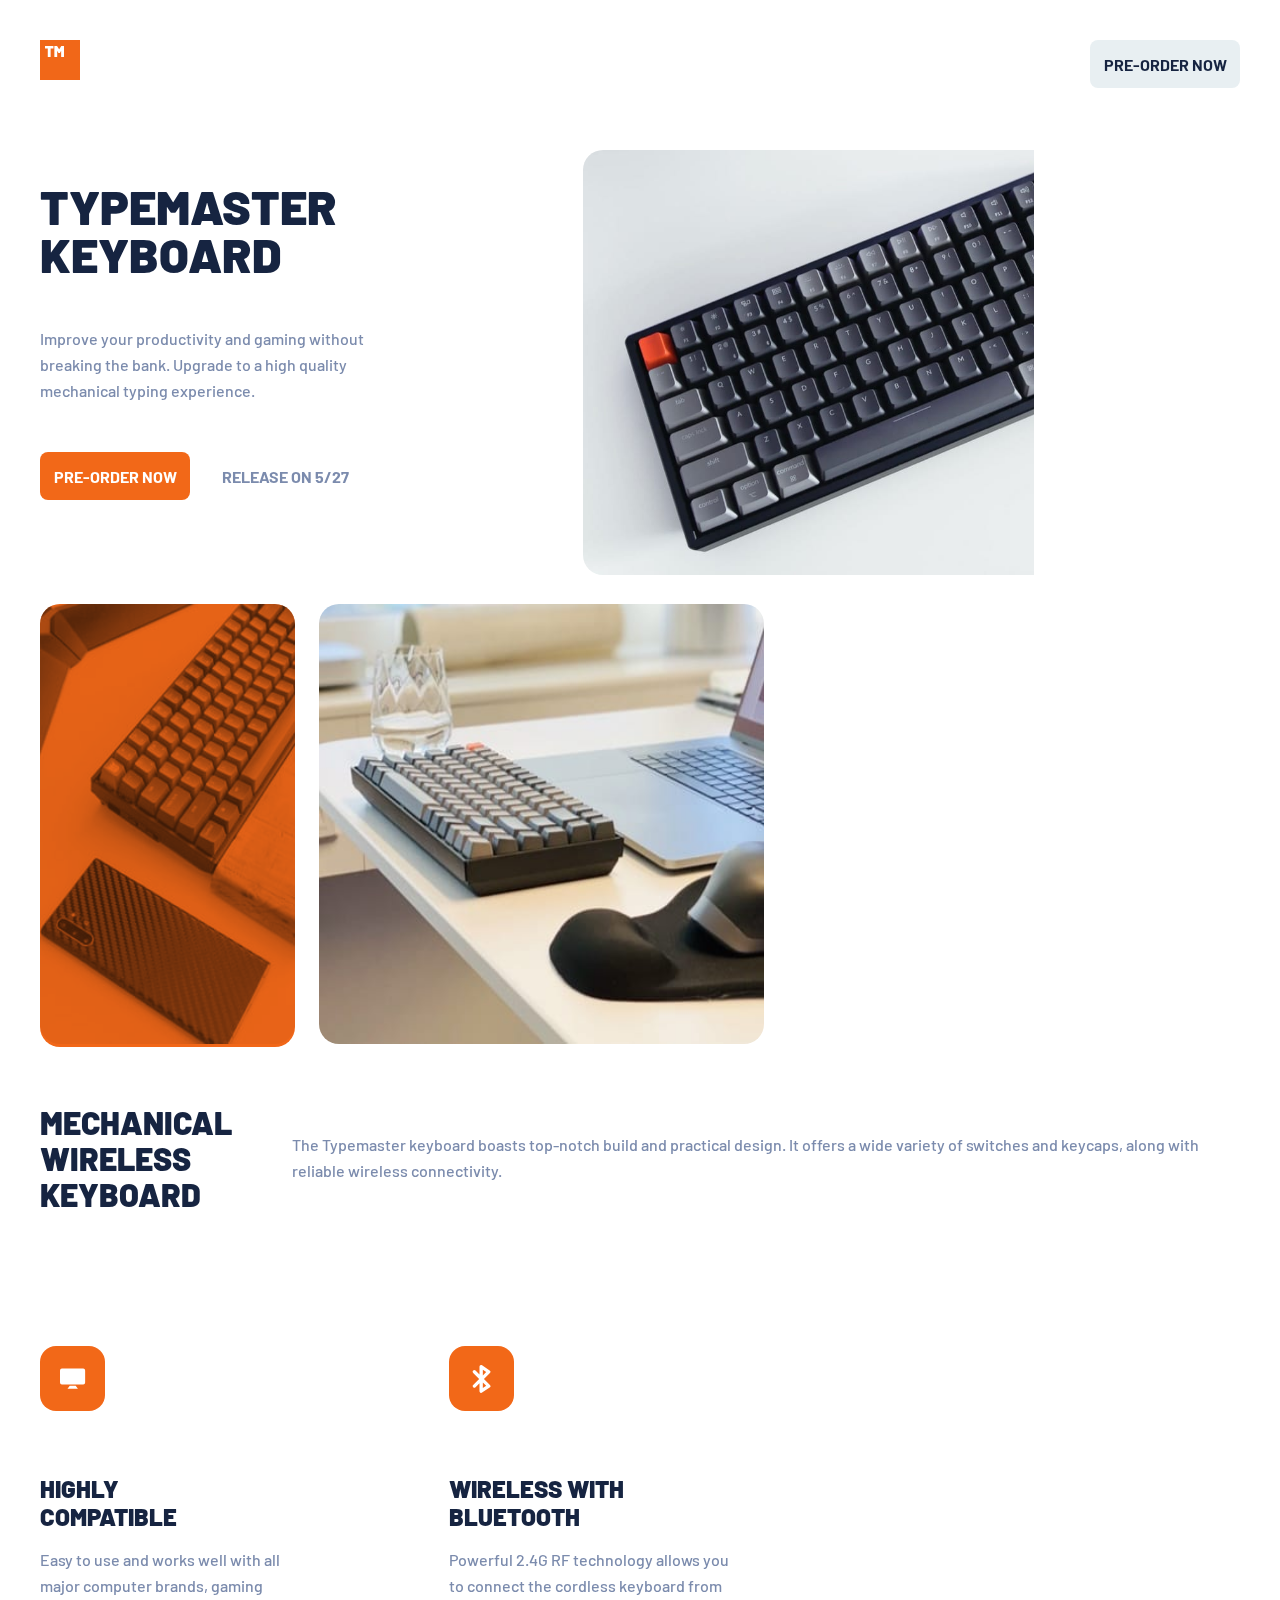
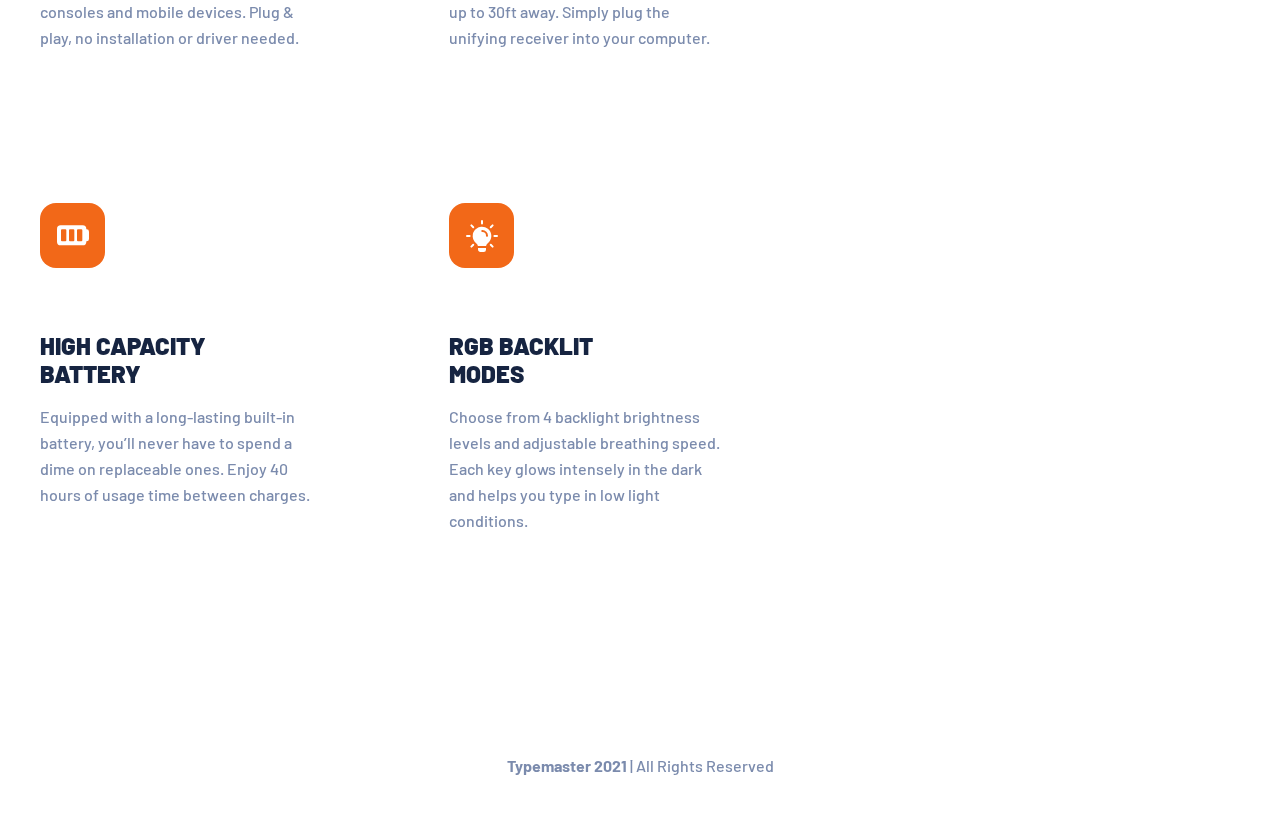
<file: index.html>
<!DOCTYPE html>
<html lang="en">
<head>
  <meta charset="UTF-8">
  <meta name="viewport" content="width=device-width, initial-scale=1.0">

  <link rel="icon" type="image/png" sizes="32x32" href="public/assets/favicon-32x32.png">
  <link rel="stylesheet" href="public/css/styles.css">
  <link rel="preconnect" href="https://fonts.googleapis.com">
  <link rel="preconnect" href="https://fonts.gstatic.com" crossorigin>
  <link href="https://fonts.googleapis.com/css2?family=Barlow:wght@500;700;900&display=swap" rel="stylesheet">

  <title>Frontend Mentor | Typemaster pre-launch landing page</title>
</head>
<body>
  <nav>
    <svg width="40" height="40" xmlns="http://www.w3.org/2000/svg"><g fill="none" fill-rule="evenodd"><path fill="#F16718" d="M0 0h40v40H0z"/><path d="M10.342 17c.182 0 .288-.11.288-.299v-8.03c0-.078.046-.125.122-.125h2.443c.182 0 .288-.11.288-.299V6.3c0-.189-.106-.299-.288-.299H5.288C5.106 6 5 6.11 5 6.299v1.948c0 .189.106.299.288.299h2.368c.076 0 .121.047.121.125v8.03c0 .189.106.299.288.299h2.277zm6.57 0c.183 0 .29-.11.29-.299v-5.547c0-.125.09-.141.151-.047l.94 1.619a.37.37 0 00.35.204h1.062a.37.37 0 00.35-.204l.94-1.619c.06-.094.152-.078.152.047v5.547c0 .189.106.299.288.299h2.277c.182 0 .288-.11.288-.299V6.3C24 6.11 23.894 6 23.712 6H21.45a.37.37 0 00-.349.204L19.265 9.3c-.045.094-.136.094-.182 0l-1.836-3.096a.37.37 0 00-.35-.204h-2.26c-.183 0-.289.11-.289.299V16.7c0 .189.106.299.289.299h2.276z" fill="#FFF" fill-rule="nonzero"/></g></svg>
    <div class="button button-2">PRE-ORDER NOW</div>
  </nav>

  <header>
    <div class="header-blurb">
      <h1>TYPEMASTER KEYBOARD</h1>
      <p>
        Improve your productivity and gaming without breaking the bank. Upgrade to a high quality
        mechanical typing experience.
      </p>
      <div class="cta">
        <div class="button button-1">PRE-ORDER NOW</div>
        RELEASE ON 5/27
      </div>
    </div>
    <div class="keyboard">
      <img id="main-keyboard" src="public\assets\mobile\image-keyboard.jpg" alt="Keyboard">
    </div>
  </header>

  <section class="about">
    <div class="img-wrapper">
      <div class="image-holder">
        <img id="phone-keyboard" src="public\assets\mobile\image-phone-and-keyboard.jpg" alt="Phone and Keyboard">
      </div>
      <img id="glass-keyboard" src="public\assets\mobile\image-glass-and-keyboard.jpg" alt="Keyboard and Glass">
    </div>
    <div class="about-blurb">
      <div class="about-h2">
        <h2>MECHANICAL WIRELESS KEYBOARD</h2>
      </div>
      <p>
        The Typemaster keyboard boasts top-notch build and practical design. It offers a wide variety
        of switches and keycaps, along with reliable wireless connectivity.
      </p>
    </div>
  </section>

  <section class="features">
    <div class="row">
      <div class="feature">
        <div class="icon">
          <svg width="26" height="21" xmlns="http://www.w3.org/2000/svg"><path d="M15.673 17.755l2.253 2.939H7.51l2.253-2.939h5.91zM23.183.45a1.96 1.96 0 011.96 1.96v12.08a1.96 1.96 0 01-1.96 1.96H1.96A1.96 1.96 0 010 14.489V2.41A1.96 1.96 0 011.96.448z" fill="#FFF" fill-rule="nonzero"/></svg>
        </div>
        <div class="feature-h3">
          <h3>HIGHLY COMPATIBLE</h3>
        </div>
        <p>
          Easy to use and works well with all major computer brands, gaming consoles and mobile devices.
          Plug & play, no installation or driver needed.
        </p>
      </div>
      <div class="feature">
        <div class="icon">
          <svg width="19" height="28" xmlns="http://www.w3.org/2000/svg"><path d="M11.947 13.93l5.974-5.999a1.653 1.653 0 00-.25-2.537L10.076.282a1.663 1.663 0 00-2.592 1.37v7.942L3.533 5.6a1.641 1.641 0 00-2.326-.01 1.652 1.652 0 00-.01 2.336l5.953 6.002-5.953 6.002a1.653 1.653 0 00.01 2.338 1.64 1.64 0 002.326-.01l3.95-3.994v7.941c0 .61.348 1.172.887 1.459a1.659 1.659 0 001.705-.09l7.596-5.11a1.655 1.655 0 00.25-2.538l-5.974-5.996zm-1.111-9.173l3.358 2.26-3.358 3.372V4.757zm0 18.348v-5.632l3.358 3.372-3.358 2.26z" fill="#FFF" fill-rule="nonzero"/></svg>
        </div>
        <div class="feature-h3">
          <h3>WIRELESS WITH BLUETOOTH</h3>
        </div>
        <p>
          Powerful 2.4G RF technology allows you to connect the cordless keyboard from up to 30ft away.
          Simply plug the unifying receiver into your computer.
        </p>
      </div>
    </div>
    <div class="row" id="row-special">
      <div class="feature">
        <div class="icon">
          <svg width="32" height="21" xmlns="http://www.w3.org/2000/svg"><path d="M29.655 4.333h-.322V4A3.67 3.67 0 0025.667.333h-22A3.67 3.67 0 000 4v12.667a3.67 3.67 0 003.667 3.666h22a3.67 3.67 0 003.666-3.666v-.334h.322A2.336 2.336 0 0031.988 14V6.667a2.336 2.336 0 00-2.333-2.334zm-20.322 11a1 1 0 01-1 1H5a1 1 0 01-1-1v-10a1 1 0 011-1h3.333a1 1 0 011 1v10zm8 0a1 1 0 01-1 1H13a1 1 0 01-1-1v-10a1 1 0 011-1h3.333a1 1 0 011 1v10zm8 0a1 1 0 01-1 1H21a1 1 0 01-1-1v-10a1 1 0 011-1h3.333a1 1 0 011 1v10z" fill="#FFF" fill-rule="nonzero"/></svg>
        </div>
        <div class="feature-h3">
          <h3>HIGH CAPACITY BATTERY</h3>
        </div>
        <p>
          Equipped with a long-lasting built-in battery, you’ll never have to spend a dime on replaceable ones.
          Enjoy 40 hours of usage time between charges.
        </p>
      </div>
      <div class="feature">
        <div class="icon">
          <svg width="32" height="32" xmlns="http://www.w3.org/2000/svg"><path d="M20 28v1.667A2.345 2.345 0 0117.667 32h-3.334C13.213 32 12 31.147 12 29.28V28h8zm5.47-3.947l1.845 1.846a1 1 0 11-1.415 1.414l-1.845-1.845a1 1 0 111.414-1.415zm-17.523 0a1 1 0 010 1.415L6.1 27.313a.997.997 0 01-1.414 0 1 1 0 010-1.414l1.845-1.846a1 1 0 011.415 0zM14 6.88c2.813-.6 5.693.093 7.88 1.867A9.297 9.297 0 0125.333 16c0 2.88-1.306 5.547-3.56 7.333-.92.72-1.52 1.654-1.706 2.667v.013C20.04 26 20.027 26 20 26h-8l-.047.002-.046.011V26c-.187-1.053-.734-1.96-1.52-2.547-2.907-2.2-4.267-5.8-3.52-9.426.733-3.534 3.6-6.414 7.133-7.147zM31 15a1 1 0 010 2h-2.61a1 1 0 010-2H31zM3.61 15a1 1 0 010 2H1a1 1 0 010-2h2.61zm12.723-5c-.546 0-1 .453-1 1 0 .547.454 1 1 1A3.665 3.665 0 0120 15.667c0 .546.453 1 1 1 .547 0 1-.454 1-1A5.679 5.679 0 0016.333 10zm10.982-5.315a1 1 0 010 1.415l-1.846 1.845a1.003 1.003 0 01-1.414 0 1 1 0 010-1.414L25.9 4.685a1 1 0 011.415 0zm-21.214 0l1.846 1.846a1 1 0 11-1.415 1.414L4.687 6.1A1 1 0 116.1 4.685zM16 0a1 1 0 011 1v2.61a1 1 0 01-2 0V1a1 1 0 011-1z" fill="#FFF" fill-rule="nonzero"/></svg>
        </div>
        <div class="feature-h3">
          <h3>RGB BACKLIT MODES</h3>
        </div>
        <p>
          Choose from 4 backlight brightness levels and adjustable breathing speed. Each key glows intensely in the dark and helps
          you type in low light conditions.
        </p>
      </div>
    </div>
  </section>

  <footer><span>Typemaster 2021</span> | All Rights Reserved</footer>
</body>
</html>
</file>
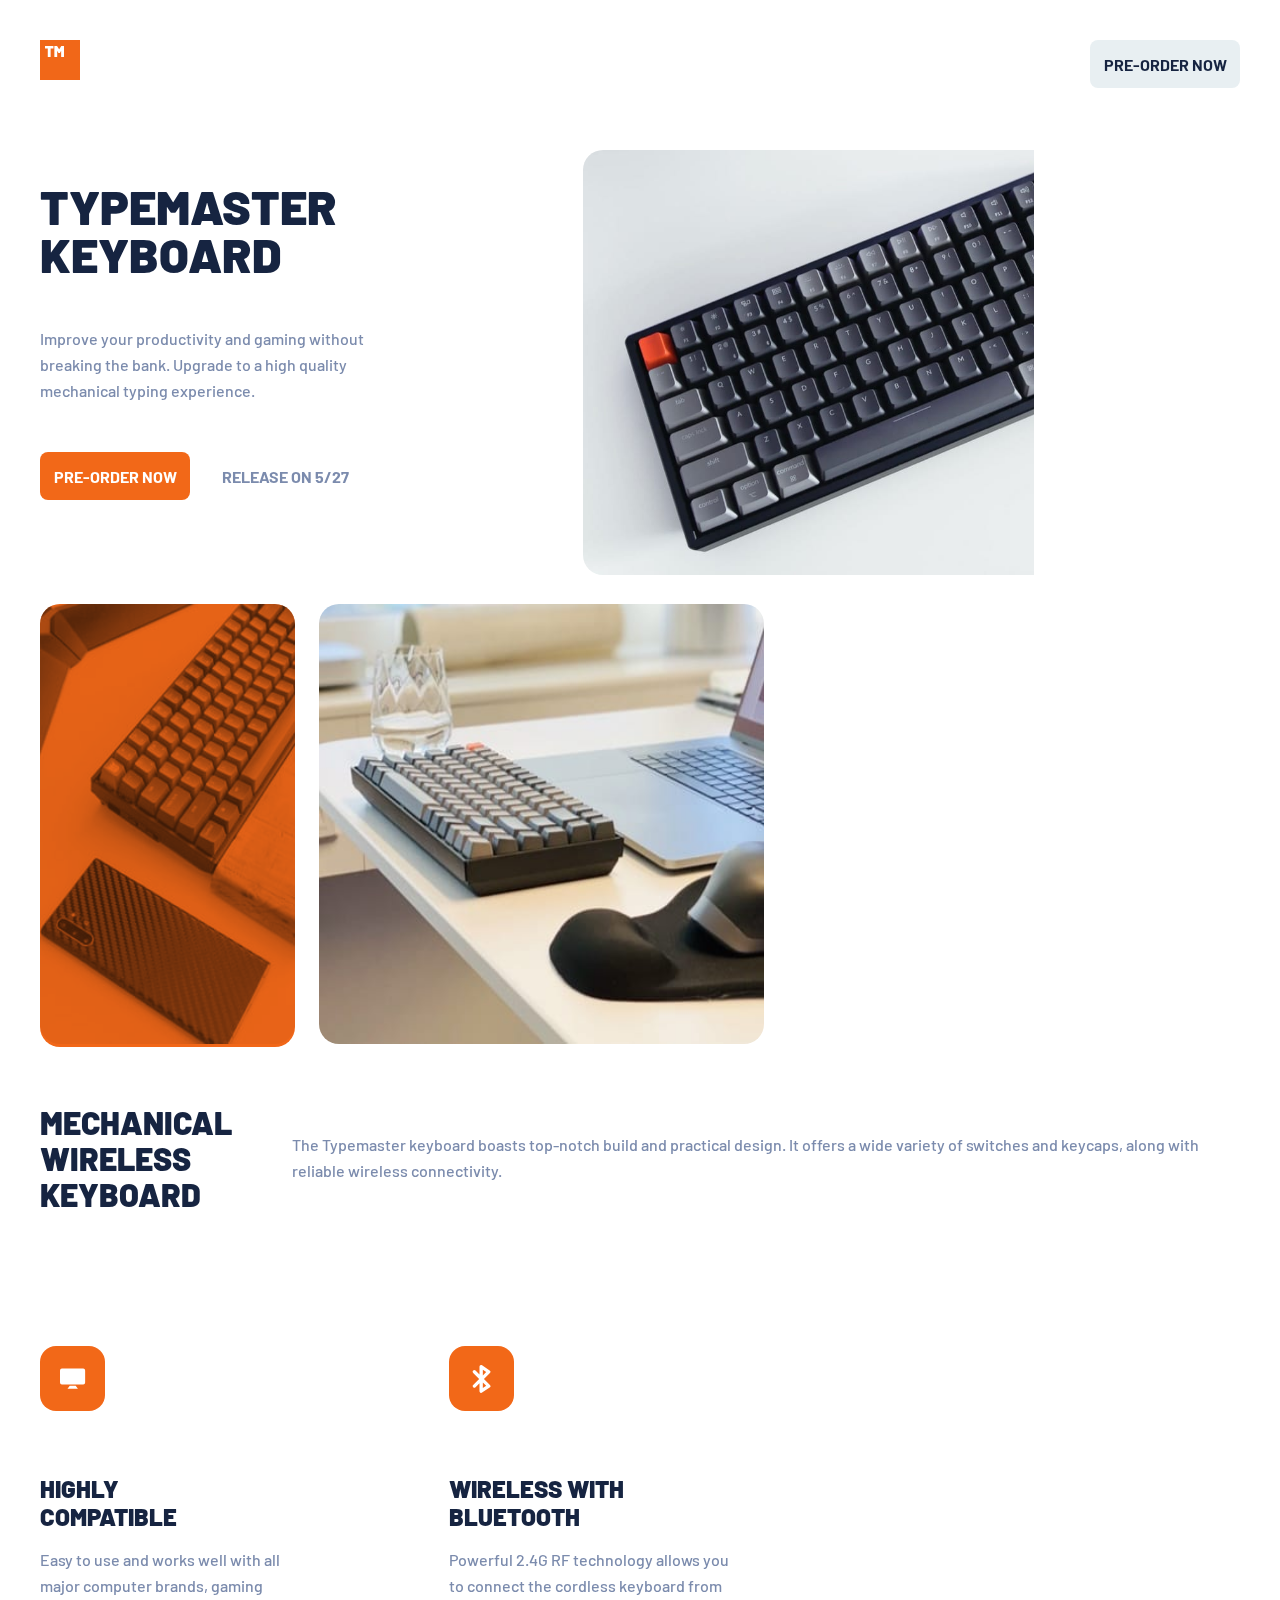
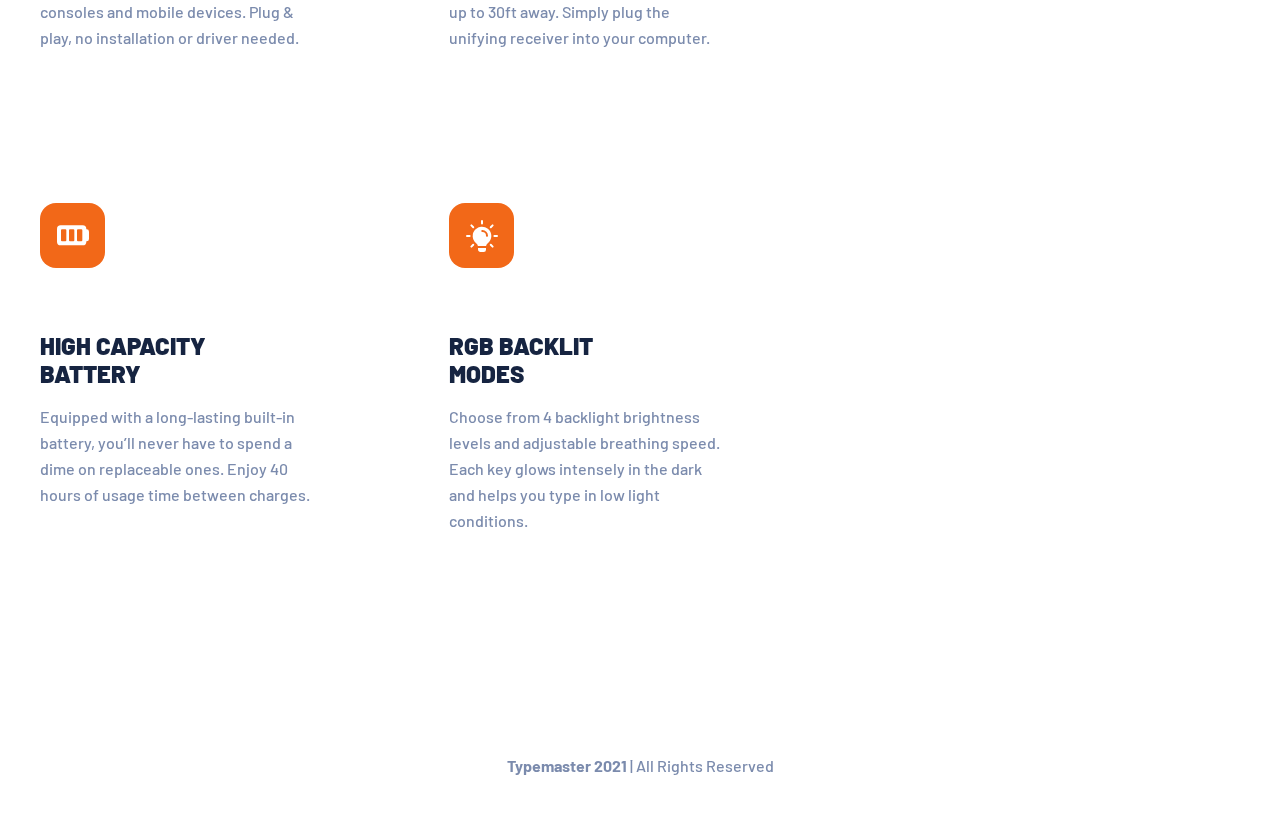
<file: public/index.html>
<!DOCTYPE html>
<html lang="en">
<head>
  <meta charset="UTF-8">
  <meta name="viewport" content="width=device-width, initial-scale=1.0">

  <link rel="icon" type="image/png" sizes="32x32" href="./assets/favicon-32x32.png">
  <link rel="stylesheet" href="css/styles.css">
  <link rel="preconnect" href="https://fonts.googleapis.com">
  <link rel="preconnect" href="https://fonts.gstatic.com" crossorigin>
  <link href="https://fonts.googleapis.com/css2?family=Barlow:wght@500;700;900&display=swap" rel="stylesheet">

  <title>Frontend Mentor | Typemaster pre-launch landing page</title>
</head>
<body>
  <nav>
    <svg width="40" height="40" xmlns="http://www.w3.org/2000/svg"><g fill="none" fill-rule="evenodd"><path fill="#F16718" d="M0 0h40v40H0z"/><path d="M10.342 17c.182 0 .288-.11.288-.299v-8.03c0-.078.046-.125.122-.125h2.443c.182 0 .288-.11.288-.299V6.3c0-.189-.106-.299-.288-.299H5.288C5.106 6 5 6.11 5 6.299v1.948c0 .189.106.299.288.299h2.368c.076 0 .121.047.121.125v8.03c0 .189.106.299.288.299h2.277zm6.57 0c.183 0 .29-.11.29-.299v-5.547c0-.125.09-.141.151-.047l.94 1.619a.37.37 0 00.35.204h1.062a.37.37 0 00.35-.204l.94-1.619c.06-.094.152-.078.152.047v5.547c0 .189.106.299.288.299h2.277c.182 0 .288-.11.288-.299V6.3C24 6.11 23.894 6 23.712 6H21.45a.37.37 0 00-.349.204L19.265 9.3c-.045.094-.136.094-.182 0l-1.836-3.096a.37.37 0 00-.35-.204h-2.26c-.183 0-.289.11-.289.299V16.7c0 .189.106.299.289.299h2.276z" fill="#FFF" fill-rule="nonzero"/></g></svg>
    <div class="button button-2">PRE-ORDER NOW</div>
  </nav>

  <header>
    <div class="header-blurb">
      <h1>TYPEMASTER KEYBOARD</h1>
      <p>
        Improve your productivity and gaming without breaking the bank. Upgrade to a high quality
        mechanical typing experience.
      </p>
      <div class="cta">
        <div class="button button-1">PRE-ORDER NOW</div>
        RELEASE ON 5/27
      </div>
    </div>
    <div class="keyboard">
      <img id="main-keyboard" src="assets\mobile\image-keyboard.jpg" alt="Keyboard">
    </div>
  </header>

  <section class="about">
    <div class="img-wrapper">
      <div class="image-holder">
        <img id="phone-keyboard" src="assets\mobile\image-phone-and-keyboard.jpg" alt="Phone and Keyboard">
      </div>
      <img id="glass-keyboard" src="assets\mobile\image-glass-and-keyboard.jpg" alt="Keyboard and Glass">
    </div>
    <div class="about-blurb">
      <div class="about-h2">
        <h2>MECHANICAL WIRELESS KEYBOARD</h2>
      </div>
      <p>
        The Typemaster keyboard boasts top-notch build and practical design. It offers a wide variety
        of switches and keycaps, along with reliable wireless connectivity.
      </p>
    </div>
  </section>

  <section class="features">
    <div class="row">
      <div class="feature">
        <div class="icon">
          <svg width="26" height="21" xmlns="http://www.w3.org/2000/svg"><path d="M15.673 17.755l2.253 2.939H7.51l2.253-2.939h5.91zM23.183.45a1.96 1.96 0 011.96 1.96v12.08a1.96 1.96 0 01-1.96 1.96H1.96A1.96 1.96 0 010 14.489V2.41A1.96 1.96 0 011.96.448z" fill="#FFF" fill-rule="nonzero"/></svg>
        </div>
        <div class="feature-h3">
          <h3>HIGHLY COMPATIBLE</h3>
        </div>
        <p>
          Easy to use and works well with all major computer brands, gaming consoles and mobile devices.
          Plug & play, no installation or driver needed.
        </p>
      </div>
      <div class="feature">
        <div class="icon">
          <svg width="19" height="28" xmlns="http://www.w3.org/2000/svg"><path d="M11.947 13.93l5.974-5.999a1.653 1.653 0 00-.25-2.537L10.076.282a1.663 1.663 0 00-2.592 1.37v7.942L3.533 5.6a1.641 1.641 0 00-2.326-.01 1.652 1.652 0 00-.01 2.336l5.953 6.002-5.953 6.002a1.653 1.653 0 00.01 2.338 1.64 1.64 0 002.326-.01l3.95-3.994v7.941c0 .61.348 1.172.887 1.459a1.659 1.659 0 001.705-.09l7.596-5.11a1.655 1.655 0 00.25-2.538l-5.974-5.996zm-1.111-9.173l3.358 2.26-3.358 3.372V4.757zm0 18.348v-5.632l3.358 3.372-3.358 2.26z" fill="#FFF" fill-rule="nonzero"/></svg>
        </div>
        <div class="feature-h3">
          <h3>WIRELESS WITH BLUETOOTH</h3>
        </div>
        <p>
          Powerful 2.4G RF technology allows you to connect the cordless keyboard from up to 30ft away.
          Simply plug the unifying receiver into your computer.
        </p>
      </div>
    </div>
    <div class="row" id="row-special">
      <div class="feature">
        <div class="icon">
          <svg width="32" height="21" xmlns="http://www.w3.org/2000/svg"><path d="M29.655 4.333h-.322V4A3.67 3.67 0 0025.667.333h-22A3.67 3.67 0 000 4v12.667a3.67 3.67 0 003.667 3.666h22a3.67 3.67 0 003.666-3.666v-.334h.322A2.336 2.336 0 0031.988 14V6.667a2.336 2.336 0 00-2.333-2.334zm-20.322 11a1 1 0 01-1 1H5a1 1 0 01-1-1v-10a1 1 0 011-1h3.333a1 1 0 011 1v10zm8 0a1 1 0 01-1 1H13a1 1 0 01-1-1v-10a1 1 0 011-1h3.333a1 1 0 011 1v10zm8 0a1 1 0 01-1 1H21a1 1 0 01-1-1v-10a1 1 0 011-1h3.333a1 1 0 011 1v10z" fill="#FFF" fill-rule="nonzero"/></svg>
        </div>
        <div class="feature-h3">
          <h3>HIGH CAPACITY BATTERY</h3>
        </div>
        <p>
          Equipped with a long-lasting built-in battery, you’ll never have to spend a dime on replaceable ones.
          Enjoy 40 hours of usage time between charges.
        </p>
      </div>
      <div class="feature">
        <div class="icon">
          <svg width="32" height="32" xmlns="http://www.w3.org/2000/svg"><path d="M20 28v1.667A2.345 2.345 0 0117.667 32h-3.334C13.213 32 12 31.147 12 29.28V28h8zm5.47-3.947l1.845 1.846a1 1 0 11-1.415 1.414l-1.845-1.845a1 1 0 111.414-1.415zm-17.523 0a1 1 0 010 1.415L6.1 27.313a.997.997 0 01-1.414 0 1 1 0 010-1.414l1.845-1.846a1 1 0 011.415 0zM14 6.88c2.813-.6 5.693.093 7.88 1.867A9.297 9.297 0 0125.333 16c0 2.88-1.306 5.547-3.56 7.333-.92.72-1.52 1.654-1.706 2.667v.013C20.04 26 20.027 26 20 26h-8l-.047.002-.046.011V26c-.187-1.053-.734-1.96-1.52-2.547-2.907-2.2-4.267-5.8-3.52-9.426.733-3.534 3.6-6.414 7.133-7.147zM31 15a1 1 0 010 2h-2.61a1 1 0 010-2H31zM3.61 15a1 1 0 010 2H1a1 1 0 010-2h2.61zm12.723-5c-.546 0-1 .453-1 1 0 .547.454 1 1 1A3.665 3.665 0 0120 15.667c0 .546.453 1 1 1 .547 0 1-.454 1-1A5.679 5.679 0 0016.333 10zm10.982-5.315a1 1 0 010 1.415l-1.846 1.845a1.003 1.003 0 01-1.414 0 1 1 0 010-1.414L25.9 4.685a1 1 0 011.415 0zm-21.214 0l1.846 1.846a1 1 0 11-1.415 1.414L4.687 6.1A1 1 0 116.1 4.685zM16 0a1 1 0 011 1v2.61a1 1 0 01-2 0V1a1 1 0 011-1z" fill="#FFF" fill-rule="nonzero"/></svg>
        </div>
        <div class="feature-h3">
          <h3>RGB BACKLIT MODES</h3>
        </div>
        <p>
          Choose from 4 backlight brightness levels and adjustable breathing speed. Each key glows intensely in the dark and helps
          you type in low light conditions.
        </p>
      </div>
    </div>
  </section>

  <footer><span>Typemaster 2021</span> | All Rights Reserved</footer>
</body>
</html>
</file>
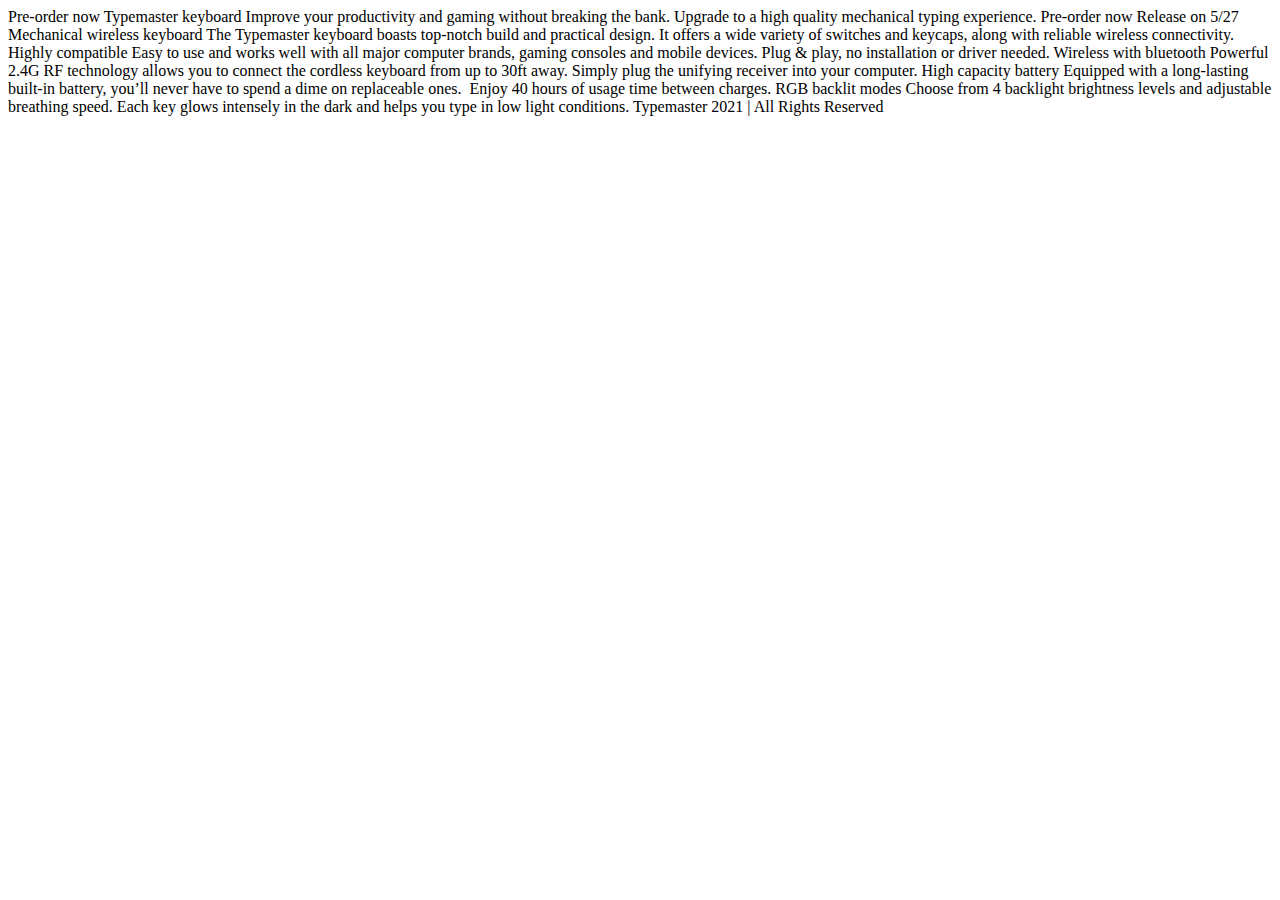
<file: starter-code/index.html>
<!DOCTYPE html>
<html lang="en">
<head>
  <meta charset="UTF-8">
  <meta name="viewport" content="width=device-width, initial-scale=1.0">

  <link rel="icon" type="image/png" sizes="32x32" href="./assets/favicon-32x32.png">
  
  <title>Frontend Mentor | Typemaster pre-launch landing page</title>
</head>
<body>
  Pre-order now

  Typemaster keyboard

  Improve your productivity and gaming without breaking the bank. Upgrade to a high quality 
  mechanical typing experience.

  Pre-order now
  Release on 5/27

  Mechanical wireless keyboard
  The Typemaster keyboard boasts top-notch build and practical design. It offers a wide variety 
  of switches and keycaps, along with reliable wireless connectivity.

  Highly compatible
  Easy to use and works well with all major computer brands, gaming consoles and mobile devices. 
  Plug & play, no installation or driver needed.

  Wireless with bluetooth
  Powerful 2.4G RF technology allows you to connect the cordless keyboard from up to 30ft away. 
  Simply plug the unifying receiver into your computer.

  High capacity battery
  Equipped with a long-lasting built-in battery, you’ll never have to spend a dime on replaceable ones. 
  Enjoy 40 hours of usage time between charges.

  RGB backlit modes
  Choose from 4 backlight brightness levels and adjustable breathing speed. Each key glows intensely in the dark and helps
  you type in low light conditions.

  Typemaster 2021 | All Rights Reserved
</body>
</html>
</file>
<file: public/css/styles.css>
:root {
    --button-color: hsl(22, 89%, 52%);
    --button-color-active: hsl(22, 100%, 69%);
    --heading-font-color: hsl(220, 50%, 17%);
    --paragraph-font-color: hsl(221, 23%, 58%);
    --special-container-color: hsl(198, 28%, 93%);
    --bg-color: hsl(0, 0%, 100%);
}

h1, h2, h3 {
    font-family: 'Barlow', sans-serif;
    font-weight: 900;
    color: var(--heading-font-color);
}

h1 {
    font-size: 3rem;
    line-height: 3rem;
}

h2 {
    font-size: 2rem;
    margin: 0;
}

h3 {
    font-size: 1.5rem;
    line-height: 28px;
}

p {
    line-height: 1.625rem;
}

body {
    font-family: 'Barlow', sans-serif;
    font-weight: 500;
    color: var(--paragraph-font-color);
    background-color: var(--bg-color);
    margin: 1.5rem;
    position: relative;
    z-index: -1;
    overflow-x: hidden;
}

nav {
    display: flex;
    flex-direction: row;
    justify-content: space-between;
}

.keyboard {
    width: 351px;
    height: 331px;
    overflow: hidden;
}

#main-keyboard {
    width: 372px;
    height: 331px;
    border-radius: 1.25rem;
}

#phone-keyboard {
    width: 129px;
    height: 193px;
    mix-blend-mode: multiply;
    border-radius: 1.25rem;
    opacity: 0.75;
}

.image-holder {
    background-color: #F16718;
    width: min-content;
    border-radius: 1.25rem;
}

#glass-keyboard {
    width: 220px;
    height: 193px;
    border-radius: 1.25rem;
    margin-left: 1.5rem;
}

.cta {
    display: flex;
    flex-direction: row;
    align-items: center;
    font-weight: 700;
    margin: 2rem 0 4rem;
}

.header-img-wrapper {
    position: relative;
}

.img-wrapper {
    display: flex;
    flex-direction: row;
    float: right;
    margin: 1.5rem 0 4.6875rem;
    position: absolute;
    left: -4.125rem;
}

.button {
    width: 150px;
    height: 48px;
    border-radius: 8px;
    font-weight: 700;
    display: flex;
    justify-content: center;
    align-items: center;
}

.button-1 {
    background-color: var(--button-color);
    color: var(--bg-color);
    margin-right: 2rem;
}

.button-2 {
    background-color: var(--special-container-color);
    color: var(--heading-font-color);
}

.about {
    text-align: center;
    overflow: hidden;
}

.about-h2 {
    line-height: 2.25rem;
    width: 255px;
    height: 108px;
    display: flex;
    align-items: center;
    justify-content: center;
    margin: 18.6875rem 0 0 3rem;
    line-height: 2.25rem;
}

.features {
    text-align: center;
    margin-top: 6.9375rem;
}

.feature {
    display: flex;
    flex-direction: column;
    align-items: center;
    margin: 4rem 0;
}

.feature-h3 {
    width: 219px;
    height: 56px;
    margin: 48px 0 24px;
}

.icon {
    background-color: var(--button-color);
    border-radius: 1rem;
    width: 65px;
    height: 65px;
    display: flex;
    align-items: center;
    justify-content: center;
}

span {
    font-weight: 700;
}

footer {
    text-align: center;
}

@media only screen and (min-width: 768px) {
    body{
        margin: 2.5rem;
    }

    header {
        display: flex;
        margin-top: 62px;
    }

    .header-blurb {
        display: flex;
        flex-direction: column;
        width: 339px;
    }

    .keyboard {
        width: 281px;
        height: 425px;
        position: absolute;
        z-index: 2;
        left: 27.9375rem;
    }

    #main-keyboard {
        width: 478px;
        height: 425px;
    }

    .img-wrapper {
        margin-top: 2.5rem;
        left: 0;
    }

    #phone-keyboard {
        width: 214px;
        height: 320px;
    }

    #glass-keyboard {
        width: 445px;
        height: 320px;
    }

    .about-blurb {
        display: flex;
        flex-direction: row;
        text-align: left;
        align-items: baseline;
        margin-top: 27.75rem;
        margin-left: -3rem;
    }

    .about-h2 {
        margin: 0 2.25rem 0 3rem;
    }

    .features {
        text-align: left;
        margin: 8.875rem 0;
    }

    .feature {
        align-items: flex-start;
        margin-right: 4.3125rem;
        margin-top: 4.5rem;
    }

    .row {
        display: flex;
        flex-direction: row;
    }

    .feature-h3 {
        margin: 40px 0 24px;
    }

    .features p {
        width: 281px;
    }
}

@media only screen and (min-width: 1024px) {
    .button-1, .button-2 {
        cursor: pointer;
    }

    .button-1:hover {
        background-color: var(--button-color-active);
    }

    .button-2:hover {
        color:hsl(0, 0%, 100%);
        background-color: var(--heading-font-color);
    }

    .keyboard {
        width: 451px;
        left: 33.9375rem;
    }

    #main-keyboard {
        width: 472px;
    }

    .about-blurb {
        flex-direction: row;
        margin-top: 33.75rem;
        align-items: center;
    }

    #phone-keyboard {
        width: 255px;
        height: 440px;
    }
    
    #glass-keyboard {
        width: 445px;
        height: 440px;
    }

    .features {
        margin-top: 3.875rem;
    }

    .feature {
        margin-right: 8rem;
    }
}

@media only screen and (min-width: 1440px) {
    body {
        margin: 3.4375rem 10.3125rem;
    }

    h1 {
        font-size: 3.5rem;
    }

    h2 {
        font-size: 2rem;
    }

    h3 {
        font-size: 1.5rem;
    }

    p {
        font-size: 1.125rem;
    }

    header {
        margin-top: 5.1875rem;
        margin-bottom: 1.875rem;
    }

    .header-blurb {
        width: 445px;
    }

    .keyboard {
        width: 540px;
        height: 480px;
        margin-left: 7.8125rem;
    }

    header:after {
        content: '';
        width: 255px;
        height: 240px;
        background-color: var(--special-container-color);
        border-radius: 20px;
        left: 77rem;
        position: absolute;
    }

    #main-keyboard {
        width: 540px;
        height: 480px;
    }

    #phone-keyboard {
        width: 255px;
        height: 480px;
    }

    #glass-keyboard {
        width: 445px;
        height: 480px;
    }

    .about {
        display: flex;
        flex-direction: row; 
    }

    .about-h2 {
        margin: 0 3.25rem 0 3rem;
    }

    .about:before {
        content: '';
        width: 255px;
        height: 236px;
        background-color: var(--special-container-color);
        border-radius: 20px;
        position: absolute;
        left: -18rem;
        top: 54.5rem;
    }

    .about-blurb {
        width: 260px;
        height: 282px;
        flex-direction: column;
        align-items: center;
        margin-top: 9rem;
        margin-left: 53rem;
    }

    .features {
        display: flex;
        flex-direction: row;
        margin: 10.5 0 8rem;
    }

    .feature {
        width: 255px;
        margin-right: 1.875rem;
    }

    #row-special {
        margin-left: 1.875rem;
    }
}
</file>
